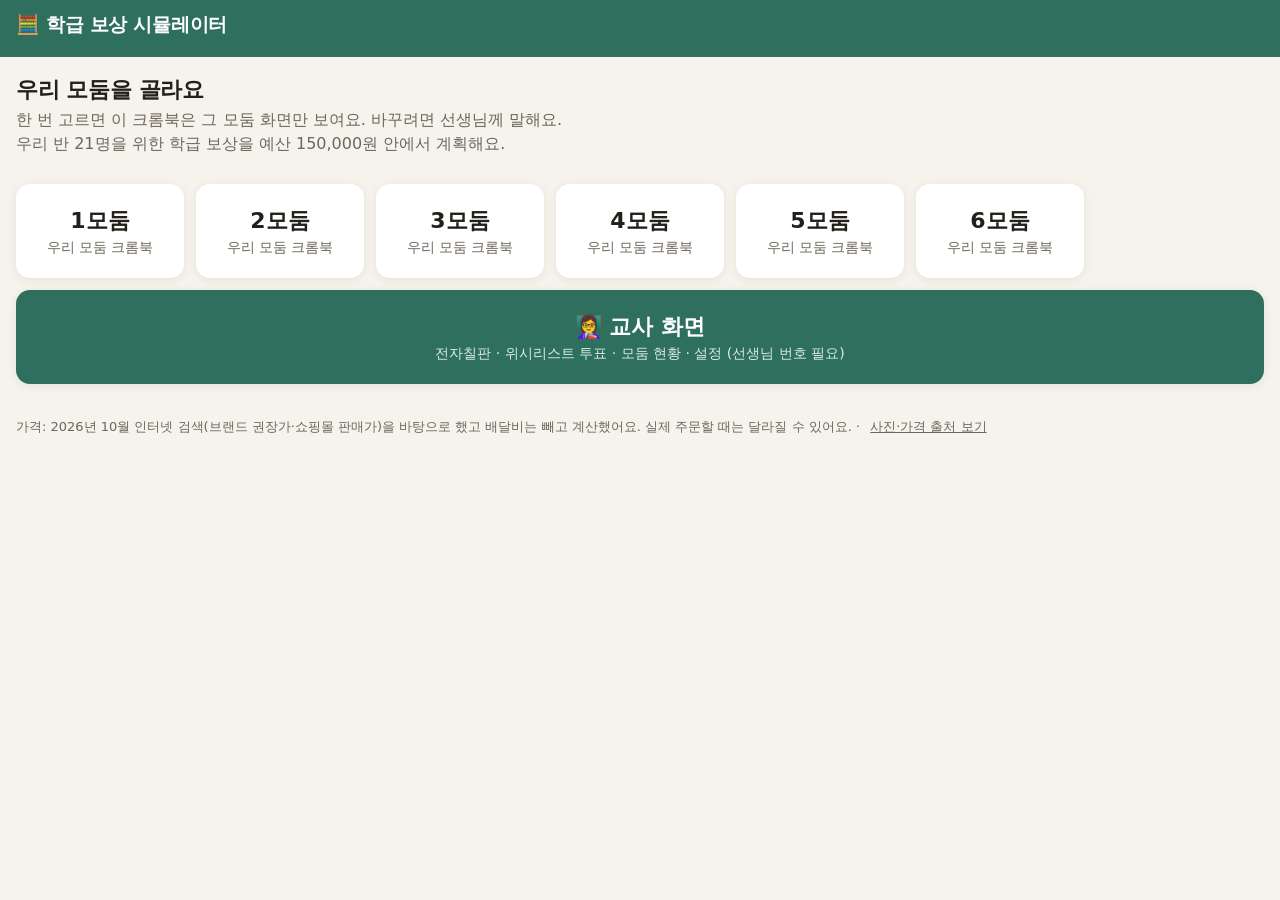
<file: index.html>
<!doctype html>
<html lang="ko">
<head>
<meta charset="utf-8">
<meta name="viewport" content="width=device-width, initial-scale=1">
<title>학급 보상 시뮬레이터</title>
<link rel="stylesheet" href="style.css">
</head>
<body>
<header class="top">
  <h1>🧮 학급 보상 시뮬레이터</h1>
  <span class="sync" id="sync" hidden></span>
  <span class="who" id="who" hidden></span>
  <button class="home-btn" id="homeBtn" hidden></button>
</header>
<nav class="tabs" id="tabs" hidden></nav>
<main id="view"></main>
<footer class="credits">가격: 2026년 10월 인터넷 검색(브랜드 권장가·쇼핑몰 판매가)을 바탕으로 했고 배달비는 빼고 계산했어요. 실제 주문할 때는 달라질 수 있어요. · <button data-act="credits">사진·가격 출처 보기</button></footer>

<div class="modal" id="modal"><div class="box" id="modalBox"></div></div>
<div class="present" id="present"></div>

<script src="config.js"></script>
<script src="items.js"></script>
<script src="app.js"></script>
</body>
</html>
</file>
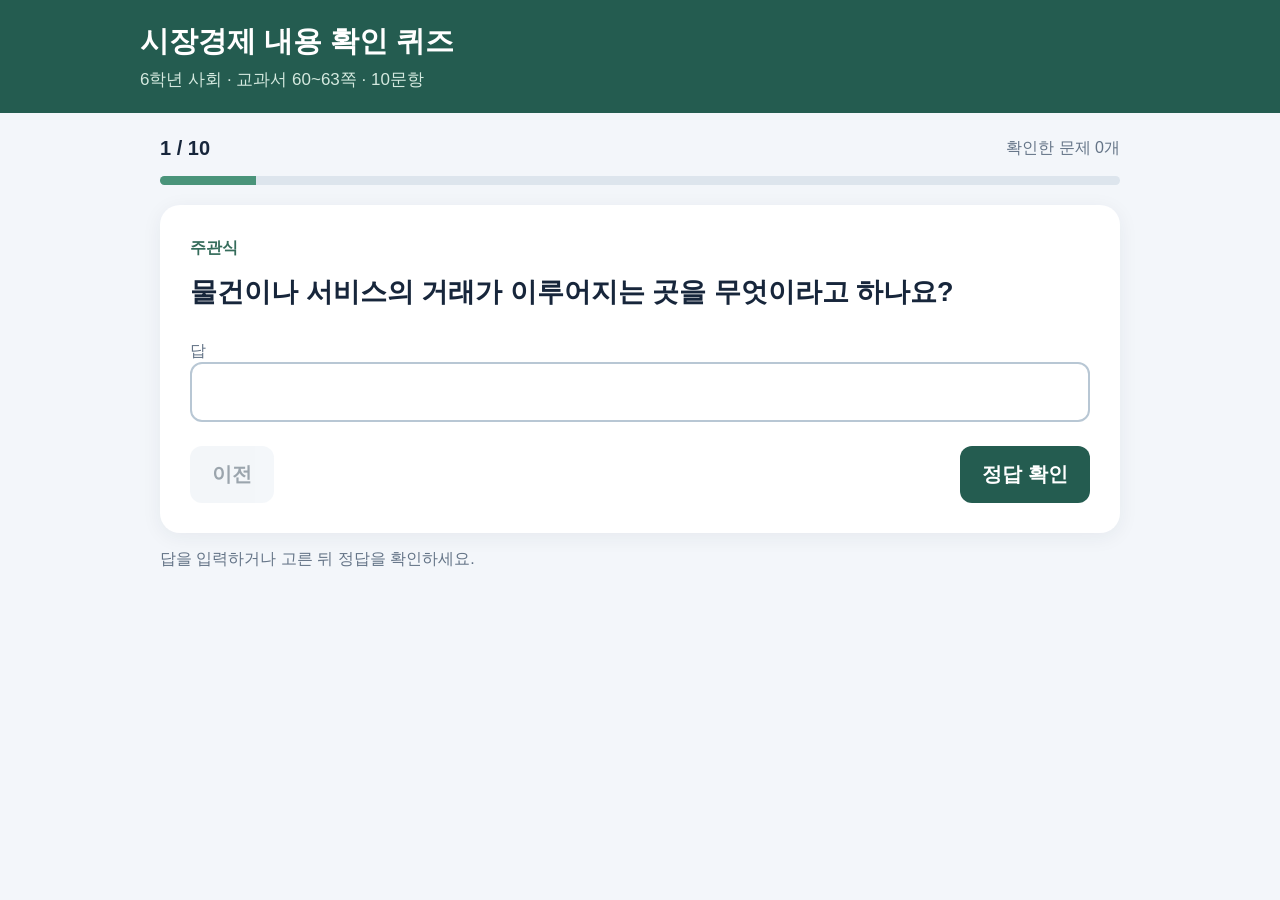
<file: economy-quiz.html>
<!doctype html>
<html lang="ko"><head><meta charset="utf-8"><meta name="viewport" content="width=device-width,initial-scale=1"><title>시장경제 내용 확인 퀴즈</title><style>
*{box-sizing:border-box}body{margin:0;background:#f3f6fa;color:#17263b;font-family:'Malgun Gothic',sans-serif;font-size:20px}header{background:#245c50;color:white;padding:22px max(20px,calc((100% - 1000px)/2))}header p{margin:6px 0 0;font-size:17px;color:#d4e9df}h1{margin:0;font-size:29px}main{max-width:1000px;margin:24px auto;padding:0 20px 40px}.top{display:flex;justify-content:space-between;align-items:center;gap:14px;margin-bottom:16px}.card{background:white;border-radius:20px;padding:30px;box-shadow:0 4px 20px #182d4410}h2{font-size:27px;line-height:1.6;margin:12px 0 24px}.tag{font-size:16px;color:#356c5b;font-weight:bold}.choices{display:grid;gap:12px}button,input{font:inherit}button{cursor:pointer;border:0;border-radius:12px;padding:15px 22px;font-weight:bold;background:#245c50;color:white;min-height:54px}button:focus-visible,input:focus-visible{outline:4px solid #efb95d;outline-offset:3px}button:disabled{opacity:.45;cursor:default}.option{background:#f1f5fa;color:#17263b;text-align:left;border:2px solid transparent}.option.selected{background:#dfefe8;border-color:#245c50}input{width:100%;border:2px solid #b8c7d4;border-radius:12px;padding:16px;min-height:60px}.actions{display:flex;gap:10px;justify-content:space-between;margin-top:24px}.secondary{background:#e6edf3;color:#24394c}.feedback{padding:18px;border-radius:12px;background:#eef3f9;line-height:1.7;margin-top:20px}.correct{background:#e0f2e6}.wrong{background:#fff0e9}.progress{height:9px;border-radius:9px;background:#dde5ed;overflow:hidden;margin-bottom:20px}.progress div{height:100%;background:#4a947a}.review{border-top:1px solid #dce4ed;padding:20px 0;line-height:1.7}.muted{font-size:16px;color:#647487}#result[hidden],#quiz[hidden]{display:none}.score{font-size:45px;color:#245c50;font-weight:bold}@media(max-width:600px){body{font-size:18px}.card{padding:20px}h2{font-size:23px}h1{font-size:24px}.actions{flex-wrap:wrap}}
</style></head><body><header><h1>시장경제 내용 확인 퀴즈</h1><p>6학년 사회 · 교과서 60~63쪽 · 10문항</p></header><main><section id="quiz"><div class="top"><b id="counter"></b><span id="answered" class="muted"></span></div><div class="progress"><div id="fill"></div></div><div class="card"><span class="tag" id="type"></span><h2 id="question"></h2><form id="answerForm"><div id="answer"></div><div id="feedback" role="status" aria-live="polite"></div><div class="actions"><button type="button" class="secondary" id="prev">이전</button><button type="submit" id="check">정답 확인</button><button type="button" id="next" hidden>다음</button></div></form></div><p class="muted">답을 입력하거나 고른 뒤 정답을 확인하세요.</p></section><section id="result" class="card" hidden></section></main><script>
const questions=[
{q:'물건이나 서비스의 거래가 이루어지는 곳을 무엇이라고 하나요?',type:'text',answer:'시장',accept:['시장'],why:'시장은 물건이나 서비스의 거래가 이루어지는 곳이에요.'},
{q:'온라인 쇼핑몰도 시장이라고 할 수 있습니다.',type:'choice',options:['O','X'],answer:'O',why:'장소와 관계없이 거래가 이루어지면 시장이라고 할 수 있어요.'},
{q:'경제활동을 함께하며 살림을 꾸려 가는 생활 공동체는 무엇인가요?',type:'text',answer:'가계',accept:['가계'],why:'가계는 경제활동을 함께하며 살림을 꾸려 가는 생활 공동체예요.'},
{q:'기업이 물건이나 서비스를 생산·판매하는 주된 목적은 무엇인가요?',type:'text',answer:'이윤을 얻기 위해',accept:['이윤','이윤을얻기위해','이윤을얻기위해서','이윤추구','이윤을얻는것','이윤을얻으려고','이윤을얻기위해서이다','이익','이익을얻기위해','이익을얻으려고'],why:'기업은 이윤을 얻으려고 물건이나 서비스를 생산하거나 판매해요.'},
{q:'물건이나 서비스를 판매한 수입에서 생산에 들어간 비용을 뺀 금액을 무엇이라고 하나요?',type:'text',answer:'이윤',accept:['이윤'],why:'이윤은 판매 수입에서 생산 비용을 뺀 금액이에요.'},
{q:'시장에서 상품의 가격은 무엇에 따라 정해지나요?',type:'choice',options:['상품 이름의 길이','사람들이 필요로 하는 양과 기업이 제공하는 양','가게 문을 여는 시각'],answer:'사람들이 필요로 하는 양과 기업이 제공하는 양',why:'상품을 필요로 하는 양과 제공하는 양에 따라 가격이 정해져요.'},
{q:'가계와 기업이 시장에서 자유롭게 경쟁하며 경제활동을 하는 방식을 무엇이라고 하나요?',type:'text',answer:'시장경제',accept:['시장경제','시장경제체제'],why:'시장경제에서는 가계와 기업이 자유롭게 경쟁하며 경제활동을 해요.'},
{q:'기업은 경쟁에서 앞서기 위해 더 좋은 물건을 만들려고 노력합니다.',type:'choice',options:['O','X'],answer:'O',why:'기업은 더 많은 물건을 팔기 위해 품질을 높이는 등 경쟁해요.'},
{q:'가계는 기업의 생산 활동에 참여하고 그 대가로 (          )을 얻습니다.',type:'text',answer:'소득',accept:['소득'],why:'가계는 생산 활동에 참여해 소득을 얻고, 그 소득으로 소비해요.'},
{q:'가계의 합리적인 소비에 가까운 것은 무엇인가요?',type:'choice',options:['무조건 가장 싼 물건을 산다.','소득을 고려하여 적은 비용으로 가장 큰 만족을 얻도록 선택한다.','친구가 산 물건을 모두 따라 산다.'],answer:'소득을 고려하여 적은 비용으로 가장 큰 만족을 얻도록 선택한다.',why:'가격만 보지 않고 소득과 만족을 함께 고려하는 것이 중요해요.'}
];
const $=s=>document.querySelector(s),esc=s=>String(s).replace(/[&<>"']/g,c=>({'&':'&amp;','<':'&lt;','>':'&gt;','"':'&quot;',"'":'&#39;'}[c]));const normalize=s=>s.replace(/[\s.!?。]/g,'');let index=0;let responses=questions.map(()=>({value:'',checked:false,correct:false}));
function render(){const q=questions[index],r=responses[index];$('#counter').textContent=`${index+1} / ${questions.length}`;$('#answered').textContent=`확인한 문제 ${responses.filter(x=>x.checked).length}개`;$('#fill').style.width=`${(index+1)/questions.length*100}%`;$('#type').textContent=q.type==='text'?'주관식':'선택형';$('#question').textContent=q.q;$('#answer').innerHTML=q.type==='text'?`<label class="muted" for="textAnswer">답</label><input id="textAnswer" aria-label="답 입력" autocomplete="off" spellcheck="false" value="${esc(r.value)}" ${r.checked?'disabled':''}>`:`<div class="choices">${q.options.map((o,i)=>`<button type="button" class="option ${r.value===o?'selected':''}" data-option="${i}" aria-pressed="${r.value===o}" ${r.checked?'disabled':''}>${esc(o)}</button>`).join('')}</div>`;$('#prev').disabled=index===0;$('#check').hidden=r.checked;$('#next').hidden=!r.checked;$('#next').textContent=index===questions.length-1?'결과 보기':'다음';$('#feedback').className=r.checked?`feedback ${r.correct?'correct':'wrong'}`:'';$('#feedback').innerHTML=r.checked?`<b>${r.correct?'정답이에요!':'정답을 확인해요.'}</b><br>정답: ${esc(q.answer)}<br>${esc(q.why)}`:'';}
$('#answer').addEventListener('input',e=>{responses[index].value=e.target.value});$('#answer').addEventListener('click',e=>{const b=e.target.closest('[data-option]');if(!b)return;responses[index].value=questions[index].options[+b.dataset.option];render()});$('#answerForm').addEventListener('submit',e=>{e.preventDefault();const q=questions[index],r=responses[index];if(r.checked)return;if(!r.value.trim()){$('#feedback').className='feedback';$('#feedback').textContent='답을 먼저 입력하거나 골라 주세요.';return}r.checked=true;r.correct=q.type==='text'?q.accept.some(a=>normalize(a)===normalize(r.value)):r.value===q.answer;render()});$('#prev').onclick=()=>{if(index>0){index--;render()}};$('#next').onclick=()=>{if(index<questions.length-1){index++;render()}else showResult()};
function showResult(){$('#quiz').hidden=true;$('#result').hidden=false;const score=responses.filter(r=>r.correct).length;$('#result').innerHTML=`<h2>퀴즈 결과</h2><div class="score">${score} / 10</div><p>틀린 문제의 정답과 설명을 확인해 보세요.</p>${questions.map((q,i)=>`<div class="review"><b>${i+1}. ${esc(q.q)}</b><br>${responses[i].correct?'✓ 정답':'다시 확인'} · 내 답: ${esc(responses[i].value)}<br>정답: ${esc(q.answer)}<br><span class="muted">${esc(q.why)}</span></div>`).join('')}<button id="retry">다시 풀기</button>`;$('#retry').onclick=()=>{index=0;responses=questions.map(()=>({value:'',checked:false,correct:false}));$('#quiz').hidden=false;$('#result').hidden=true;render();window.scrollTo(0,0)};window.scrollTo(0,0)}render();
</script></body></html>
</file>
<file: style.css>
:root {
  --bg: #f6f3ec;
  --paper: #ffffff;
  --ink: #23201b;
  --muted: #6d675c;
  --line: #e2dccf;
  --brand: #2f6f5e;
  --brand-soft: #e3f0eb;
  --accent: #e8a23a;
  --accent-soft: #fdf1dc;
  --danger: #c8412d;
  --danger-soft: #fbe5e1;
  --ok: #2f8a4c;
  --radius: 14px;
  --shadow: 0 2px 10px rgba(35, 32, 27, .08);
  --font: "Pretendard", "Noto Sans KR", "Apple SD Gothic Neo", "Malgun Gothic", system-ui, sans-serif;
}
* { box-sizing: border-box; }
html, body { margin: 0; }
body { background: var(--bg); color: var(--ink); font-family: var(--font); font-size: 16px; line-height: 1.5; -webkit-tap-highlight-color: transparent; }
button, input, textarea, select { font: inherit; color: inherit; }
button { cursor: pointer; border: 0; background: none; }
input, textarea, select { background: var(--paper); border: 1.5px solid var(--line); border-radius: 10px; padding: 9px 12px; width: 100%; }
input:focus, textarea:focus, select:focus { outline: 2px solid var(--brand); outline-offset: 1px; }

header.top { display: flex; align-items: center; gap: 10px; padding: 10px 16px; background: var(--brand); color: #fff; flex-wrap: wrap; }
header.top h1 { font-size: 19px; margin: 0; flex: 1; letter-spacing: -.3px; white-space: nowrap; }
.who { background: rgba(255,255,255,.18); padding: 4px 12px; border-radius: 999px; font-weight: 700; }
.sync { padding: 4px 10px; border-radius: 999px; font-size: 14px; font-weight: 700; }
.sync.on { background: #d6f2df; color: #1d5a33; }
.sync.off { background: #f6dcd6; color: #8b2a1b; }
.sync.local { background: rgba(255,255,255,.18); color: #fff; }
.home-btn { color: #fff; border: 1.5px solid rgba(255,255,255,.5); border-radius: 999px; padding: 5px 14px; font-size: 14px; }

nav.tabs { display: flex; gap: 6px; padding: 8px 16px 0; overflow-x: auto; background: var(--brand); }
nav.tabs button { color: #d9ebe4; padding: 9px 16px; border-radius: 12px 12px 0 0; font-weight: 700; white-space: nowrap; }
nav.tabs button.on { background: var(--bg); color: var(--brand); }
nav.tabs .num { display: inline-grid; place-items: center; width: 22px; height: 22px; border-radius: 50%; background: rgba(255,255,255,.25); font-size: 13px; margin-right: 6px; }
nav.tabs button.on .num { background: var(--brand); color: #fff; }

main { max-width: 1320px; margin: 0 auto; padding: 14px 16px 32px; }
h2 { font-size: 22px; margin: 2px 0 2px; letter-spacing: -.4px; }
h3 { font-size: 17px; }
.lead { color: var(--muted); margin: 0 0 12px; }
.card { background: var(--paper); border-radius: var(--radius); box-shadow: var(--shadow); padding: 14px 16px; }
.btn { display: inline-flex; align-items: center; justify-content: center; gap: 6px; min-height: 44px; padding: 8px 18px; border-radius: 12px; font-weight: 700; background: var(--brand); color: #fff; }
.btn.ghost { background: var(--paper); color: var(--brand); border: 1.5px solid var(--brand); }
.btn.warn { background: var(--accent); color: #2b1d05; }
.btn.danger { background: var(--danger); }
.btn.small { min-height: 34px; padding: 4px 12px; font-size: 14px; }
.row { display: flex; gap: 10px; flex-wrap: wrap; align-items: center; }
.grow { flex: 1; }
.hint { color: var(--muted); font-size: 14px; }
.callout { background: var(--brand-soft); border-radius: 12px; padding: 10px 14px; color: #1f4d40; font-weight: 600; }
footer.credits { max-width: 1320px; margin: 0 auto; padding: 0 16px 24px; color: var(--muted); font-size: 13px; }
footer.credits button { text-decoration: underline; color: var(--muted); font-size: 13px; }

/* start screen */
.start { display: grid; gap: 16px; }
.start-grid { display: grid; grid-template-columns: repeat(auto-fill, minmax(150px, 1fr)); gap: 12px; }
.start-grid button { background: var(--paper); box-shadow: var(--shadow); border-radius: var(--radius); padding: 20px 10px; font-size: 22px; font-weight: 800; }
.start-grid button small { display: block; font-size: 14px; color: var(--muted); font-weight: 500; }
.start-grid button.teacher { background: var(--brand); color: #fff; grid-column: 1 / -1; }
.start-grid button.teacher small { color: #d9ebe4; }

/* budget bar */
.budget { position: sticky; top: 0; z-index: 5; background: var(--paper); border-radius: var(--radius); box-shadow: var(--shadow); padding: 10px 16px; margin-bottom: 12px; }
.nums { display: flex; justify-content: space-between; gap: 10px; flex-wrap: wrap; font-weight: 700; }
.nums .left { color: var(--brand); }
.track { position: relative; height: 18px; background: #efeae0; border-radius: 999px; overflow: hidden; margin: 6px 0; }
.fill { height: 100%; width: 0; background: linear-gradient(90deg, #4f9b84, var(--brand)); border-radius: 999px; transition: width .5s ease, background .3s; }
.over .fill { background: linear-gradient(90deg, #e7735f, var(--danger)); }
.over .nums .left { color: var(--danger); }
.shake { animation: shake .45s; }
@keyframes shake { 0%,100% { transform: translateX(0); } 20% { transform: translateX(-8px); } 40% { transform: translateX(8px); } 60% { transform: translateX(-5px); } 80% { transform: translateX(5px); } }
.chips { display: flex; flex-wrap: wrap; gap: 6px; }
.chip { display: inline-flex; align-items: center; gap: 4px; background: var(--brand-soft); color: var(--brand); border-radius: 999px; padding: 3px 10px; font-size: 14px; font-weight: 700; }
.chip button { color: var(--brand); font-weight: 900; padding: 0 2px 0 4px; }
.chip.rank { background: var(--accent-soft); color: #7a4b05; }
.chip.need { background: var(--danger-soft); color: var(--danger); }
.chip.pending { background: #efeae0; color: var(--muted); }
.cat-status { margin-bottom: 6px; }

/* category sections */
.cat-sec { margin-bottom: 18px; }
.cat-h { display: flex; align-items: center; gap: 10px; margin: 6px 0 8px; font-size: 19px; }
.rule { font-size: 13px; font-weight: 700; padding: 3px 10px; border-radius: 999px; background: #efeae0; color: var(--muted); }
.rule.need { background: var(--accent-soft); color: #7a4b05; }
.none-ph { display: grid; place-items: center; font-size: 48px; background: #f3efe6; }
.none-card .btn { background: var(--paper); color: var(--brand); border: 1.5px solid var(--brand); }
.none-card.in .btn { background: var(--brand); color: #fff; }
.thumb .none-ph { font-size: 22px; }

/* photo */
.ph { position: relative; width: 100%; background: #ede7da center / cover no-repeat; }

/* wishlist */
.wish-grid { display: grid; grid-template-columns: repeat(auto-fill, minmax(170px, 1fr)); gap: 12px; }
.wish { background: var(--paper); border-radius: var(--radius); box-shadow: var(--shadow); overflow: hidden; text-align: center; padding-bottom: 10px; }
.wish .ph { height: 100px; }
.wish .nm { font-weight: 800; margin-top: 6px; padding: 0 6px; }
.wish .pr { color: var(--muted); font-size: 14px; }
.wish .cnt { font-size: 28px; font-weight: 900; color: var(--brand); }
.wish .row { justify-content: center; }
.wish .row button { width: 44px; height: 44px; border-radius: 50%; background: var(--brand-soft); color: var(--brand); font-size: 22px; font-weight: 900; }
.wish.picked { outline: 3px solid var(--accent); }
.big-gauge { margin: 14px 0; padding: 18px; }
.big-gauge .track { height: 36px; }
.big-gauge .nums { font-size: 22px; }
.alert { margin-top: 10px; padding: 12px 16px; border-radius: 12px; background: var(--danger-soft); color: var(--danger); font-size: 20px; font-weight: 800; }

/* criteria record */
.crit-in { display: grid; grid-template-columns: repeat(2, 1fr); gap: 8px; margin-top: 6px; }
.crit-in label { font-size: 13px; font-weight: 800; color: #7a4b05; }

/* shop */
.cats { display: flex; gap: 8px; flex-wrap: wrap; margin-bottom: 10px; }
.cats button { padding: 7px 16px; border-radius: 999px; background: var(--paper); border: 1.5px solid var(--line); font-weight: 700; min-height: 40px; }
.cats button.on { background: var(--brand); color: #fff; border-color: var(--brand); }
.items { display: grid; grid-template-columns: repeat(auto-fill, minmax(232px, 1fr)); gap: 12px; }
.item { background: var(--paper); border-radius: var(--radius); box-shadow: var(--shadow); display: flex; flex-direction: column; border: 3px solid transparent; overflow: hidden; }
.item.in { border-color: var(--brand); }
.item .ph { height: 128px; }
.item .body { padding: 10px 12px 12px; display: flex; flex-direction: column; gap: 4px; flex: 1; }
.item .nm { font-weight: 900; font-size: 18px; line-height: 1.2; }
.item .unit { color: var(--muted); font-size: 14px; }
.item .price { font-size: 22px; font-weight: 900; color: var(--brand); line-height: 1.1; margin-top: 2px; }
.item .calc { font-size: 13px; color: var(--muted); }
.facts { display: grid; grid-template-columns: auto 1fr; gap: 1px 8px; font-size: 14px; margin: 4px 0 6px; }
.facts dt { color: var(--muted); font-weight: 700; }
.facts dd { margin: 0; }
.item .btn { margin-top: auto; }
.item.in .btn { background: var(--paper); color: var(--danger); border: 1.5px solid var(--danger); }

/* receipt */
.receipt { max-width: 560px; margin: 0 auto; background: #fffdf8; padding: 22px 22px 28px; box-shadow: var(--shadow); font-family: "D2Coding", "Consolas", "Noto Sans Mono", monospace; position: relative; }
.receipt::after { content: ""; position: absolute; left: 0; right: 0; bottom: -12px; height: 12px; background: linear-gradient(-45deg, transparent 8px, #fffdf8 0) 0 0 / 16px 12px, linear-gradient(45deg, transparent 8px, #fffdf8 0) 0 0 / 16px 12px; }
.receipt h3 { text-align: center; margin: 0; font-size: 24px; letter-spacing: 2px; }
.receipt .sub { text-align: center; color: var(--muted); font-size: 14px; margin-bottom: 10px; }
.dash { border-top: 2px dashed #bdb5a5; margin: 12px 0; }
.r-line { display: flex; justify-content: space-between; font-weight: 800; font-size: 18px; }
.r-item { padding: 10px 0; border-bottom: 1px dotted #cfc7b6; }
.r-item .reasons { display: flex; flex-wrap: wrap; gap: 6px; margin: 8px 0 6px; }
.r-item .reasons button { font-family: var(--font); font-size: 14px; padding: 6px 10px; border-radius: 999px; border: 1.5px solid var(--line); background: var(--paper); }
.r-item .reasons button.on { border-color: var(--brand); background: var(--brand-soft); color: var(--brand); font-weight: 700; }
.r-item input { font-family: var(--font); }
.r-item .del { color: var(--muted); font-size: 14px; font-family: var(--font); text-decoration: underline; }
.empty { text-align: center; color: var(--muted); padding: 24px 0; font-family: var(--font); }

/* plan */
.plan { display: grid; gap: 12px; }
.plan h3 { margin: 0 0 8px; }
.plan-grid { display: grid; grid-template-columns: 1fr 1fr; gap: 12px; }
.list { margin: 0; padding: 0; list-style: none; }
.list li { display: flex; justify-content: space-between; gap: 8px; padding: 5px 0; border-bottom: 1px solid var(--line); }
.list li.total { font-weight: 900; border-bottom: 0; font-size: 18px; }
.checks li { justify-content: flex-start; align-items: center; }
.mark { width: 28px; height: 28px; border-radius: 50%; display: inline-grid; place-items: center; font-weight: 900; flex: none; }
.mark.yes { background: #dff3e5; color: var(--ok); }
.mark.no { background: var(--danger-soft); color: var(--danger); }
.checks input[type=checkbox] { width: 24px; height: 24px; flex: none; accent-color: var(--brand); }

/* dashboard */
.dash-grid { display: grid; grid-template-columns: repeat(3, 1fr); gap: 12px; }
.gcard { background: var(--paper); border-radius: var(--radius); box-shadow: var(--shadow); padding: 12px 14px; display: flex; flex-direction: column; gap: 6px; border: 3px solid transparent; }
.gcard.over { border-color: var(--danger); }
.gcard .gt { display: flex; align-items: center; gap: 8px; }
.gcard .gt b { font-size: 21px; }
.gcard .gt .time { margin-left: auto; color: var(--muted); font-size: 13px; }
.gcard .track { height: 12px; margin: 0; }
.thumbs { display: flex; gap: 6px; flex-wrap: wrap; }
.thumb { width: 62px; text-align: center; font-size: 11px; line-height: 1.2; }
.thumb .ph { height: 44px; border-radius: 8px; }
.gcard .forgo { font-size: 14px; color: var(--muted); }
.gcard.empty-g { opacity: .55; }
.links { display: grid; gap: 6px; }
.links .row { flex-wrap: nowrap; }
.links code { flex: 1; background: #f3efe6; border-radius: 8px; padding: 6px 10px; font-size: 13px; overflow-x: auto; white-space: nowrap; }

/* modal + present */
.modal { position: fixed; inset: 0; background: rgba(20, 18, 14, .55); display: none; place-items: center; z-index: 50; padding: 16px; }
.modal.show { display: grid; }
.modal .box { background: var(--paper); border-radius: 20px; padding: 24px; max-width: 520px; width: 100%; text-align: center; max-height: 90vh; overflow: auto; }
.modal .box .emo { font-size: 52px; }
.modal .box p { font-size: 18px; }
.modal .box.left { text-align: left; }
.pin-input { font-size: 28px; letter-spacing: 8px; text-align: center; max-width: 220px; margin: 8px auto 12px; display: block; }
.pin-err { color: var(--danger); font-weight: 700; min-height: 1.5em; }
.present { position: fixed; inset: 0; background: var(--bg); z-index: 60; overflow: auto; display: none; padding: 24px 32px; }
.present.show { display: block; }
.present h2 { font-size: 38px; }
.present .pg { display: grid; grid-template-columns: 1fr 1fr; gap: 18px; font-size: 22px; }
.present .card { padding: 20px; }
.present h3 { font-size: 24px; margin: 0 0 10px; }
.present .list li { padding: 8px 0; align-items: center; }
.present .pthumb { width: 56px; height: 42px; border-radius: 8px; display: inline-block; vertical-align: middle; margin-right: 10px; }
.present .close { position: fixed; top: 16px; right: 16px; }

@media (max-width: 1000px) { .dash-grid { grid-template-columns: repeat(2, 1fr); } }
@media (max-width: 720px) {
  .plan-grid, .present .pg, .crit-in, .dash-grid { grid-template-columns: 1fr; }
  header.top h1 { font-size: 17px; }
  h2 { font-size: 20px; }
  .plan > .row h2 { flex-basis: 100%; }
}
@media print {
  header.top, nav.tabs, .budget, .no-print, footer.credits { display: none !important; }
  body { background: #fff; }
  main { padding: 0; }
  .card { box-shadow: none; border: 1px solid #ccc; }
}

/* 오른쪽 선택 내역과 예산 */
.shop-layout { display: grid; grid-template-columns: minmax(0, 1fr) 320px; gap: 20px; align-items: start; }
.shop-main { min-width: 0; }
.shop-summary { position: sticky; top: 12px; max-height: calc(100vh - 24px); overflow-y: auto; }
.shop-summary .budget { position: static; box-shadow: none; padding: 14px 0; margin: 12px 0; border-top: 2px solid var(--brand-soft); border-radius: 0; }
.shop-summary .nums { flex-direction: column; font-size: 18px; }
.shop-summary .list li { gap: 12px; }
.shop-summary .list b { white-space: nowrap; }
.summary-remove { color: var(--danger); font-weight: 800; padding: 2px 6px; }
@media (max-width: 850px) {
  .shop-layout { grid-template-columns: minmax(0, 1fr); }
  .shop-summary { position: static; max-height: none; grid-row: 1; }
}
@media print { .shop-layout { display: block; } .shop-summary { position: static; max-height: none; } }
/* Chromebook: 1366×768 및 1280×720 화면 */
@media screen {
  main { max-width: 1440px; padding-left: 16px; padding-right: 16px; }
  .shop-layout { grid-template-columns: minmax(0, 1fr) 350px; gap: 16px; }
  .cats { display: grid; grid-template-columns: repeat(4, minmax(0, 1fr)); gap: 8px; }
  .cats button { font-size: 23px; min-height: 54px; padding: 8px 6px; white-space: nowrap; }
  .crit-in label { font-size: 18px; }
  .crit-in input { font-size: 20px; min-width: 0; }
  .shop-summary { top: 8px; max-height: calc(100dvh - 16px); padding: 18px; }
  .shop-summary h3 { font-size: 25px; }
  .shop-summary .list { font-size: 20px; line-height: 1.4; }
  .shop-summary .list li { align-items: flex-start; flex-wrap: wrap; gap: 4px 10px; padding: 10px 0; }
  .shop-summary .list li > span { flex: 1 1 155px; overflow-wrap: anywhere; }
  .shop-summary .list b { margin-left: auto; font-size: 21px; }
  .shop-summary .nums { font-size: 22px; line-height: 1.5; }
  .shop-summary .nums .left { font-size: 27px; font-weight: 900; }
  .shop-summary .chip { font-size: 16px; }
  .summary-remove { font-size: 24px; min-width: 32px; min-height: 32px; }
  .none-card .none-ph { background: #f1f5f4; display: grid; place-items: center; }
  .none-symbol { width: 64px; height: 64px; border: 3px solid #6a7d77; border-radius: 50%; display: grid; place-items: center; color: #52655f; font: 48px/1 sans-serif; }
}
@media screen and (min-width: 1001px) and (max-width: 1399px) {
  .items { grid-template-columns: repeat(2, minmax(0, 1fr)); }
  .shop-main > .card { padding: 12px 16px; }
}
@media screen and (max-width: 1000px) and (min-width: 851px) {
  .shop-layout { grid-template-columns: minmax(0, 1fr) 300px; }
  .items { grid-template-columns: repeat(2, minmax(0, 1fr)); }
  .cats button { font-size: 18px; }
}
@media screen and (max-width: 850px) {
  .shop-layout { grid-template-columns: minmax(0, 1fr); }
  .shop-summary { position: static; max-height: none; }
  .cats button { font-size: 18px; }
}
</file>
